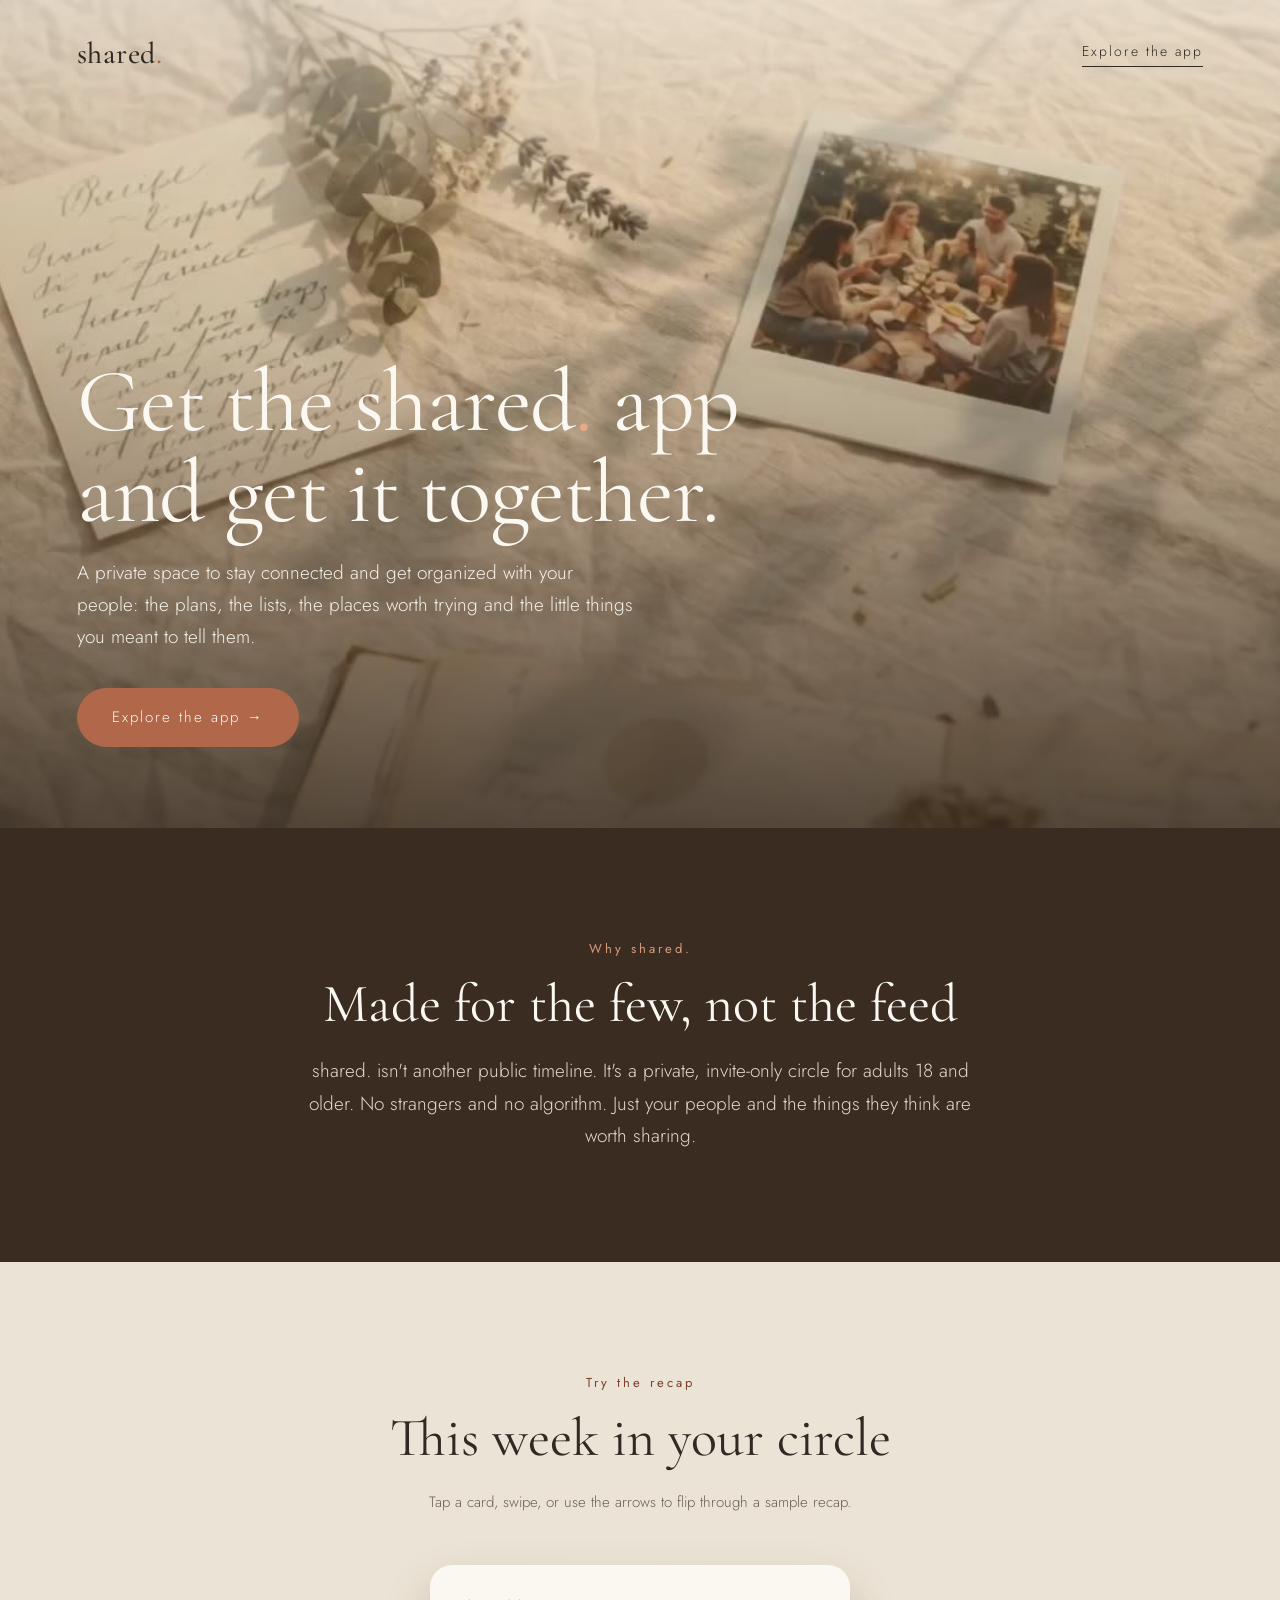
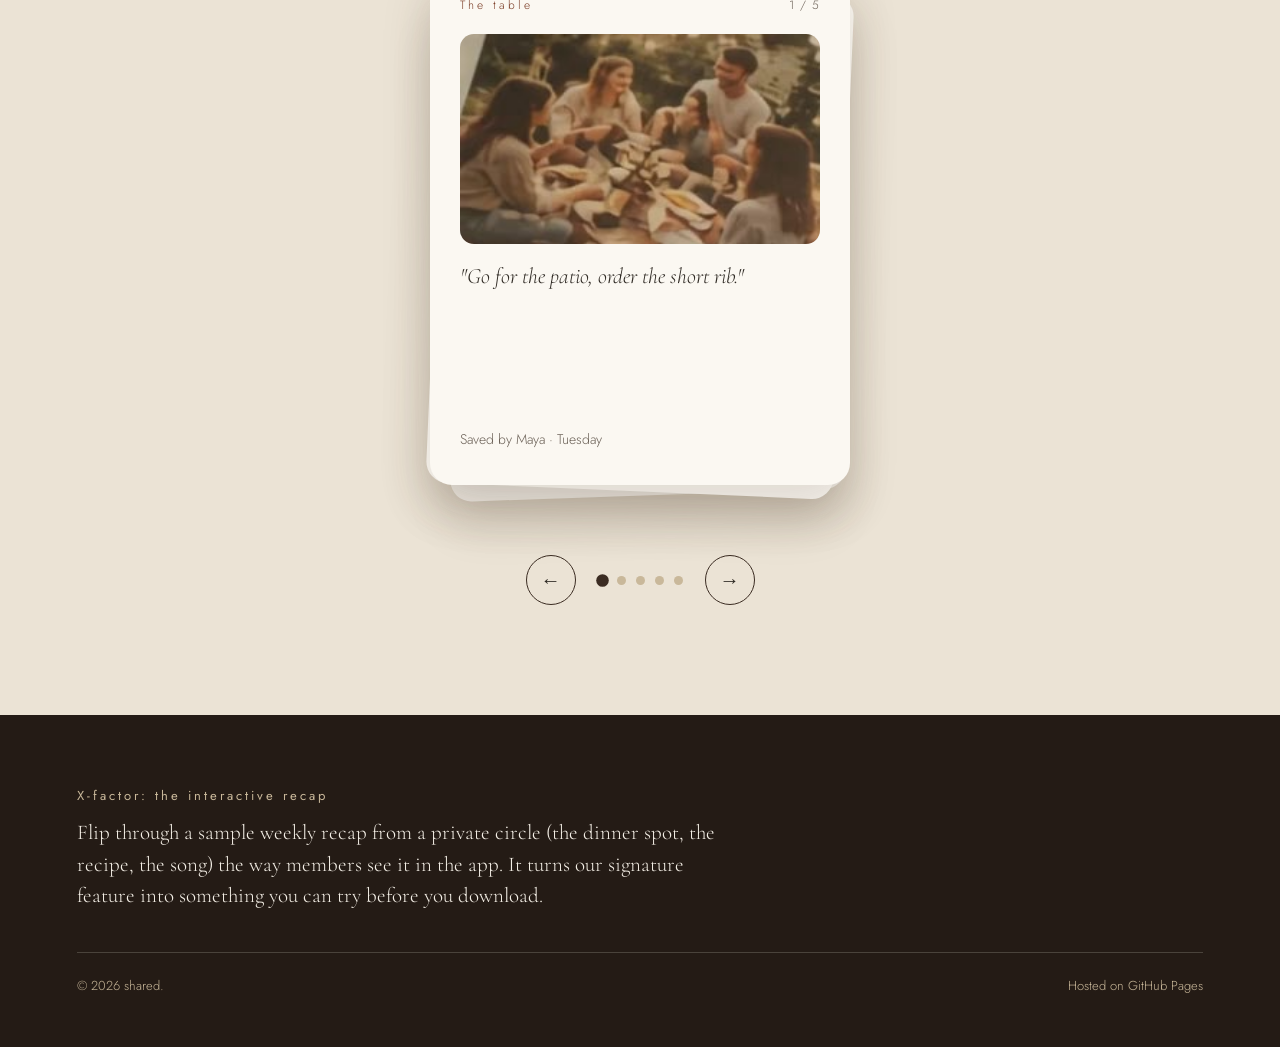
<file: index.html>
<!DOCTYPE html>
<html lang="en">
<head>
  <meta charset="UTF-8">
  <meta name="viewport" content="width=device-width, initial-scale=1.0">
  <title>shared. | Get the shared. app and get it together.</title>
  <meta name="description" content="shared. is a private, invite-only space to stay connected and get organized with your people.">
  <link rel="preconnect" href="https://fonts.googleapis.com">
  <link rel="preconnect" href="https://fonts.gstatic.com" crossorigin>
  <link href="https://fonts.googleapis.com/css2?family=Cormorant+Garamond:ital,wght@0,400;0,500;1,400&family=Jost:wght@300;400&display=swap" rel="stylesheet">
  <link rel="stylesheet" href="style.css">
</head>
<body>

  <nav class="nav">
    <a href="index.html" class="wordmark">shared<span>.</span></a>
    <a href="features.html" class="nav-link">Explore the app</a>
  </nav>

  <!-- AI-generated video: auto-plays on a loop -->
  <header class="hero">
    <video id="hero-video" src="video.mp4" poster="img/poster.jpg" autoplay muted loop playsinline preload="auto"></video>
    <div class="hero-copy">
      <h1>Get the shared<span class="dot">.</span> app<br>and get it together.</h1>
      <p>A private space to stay connected and get organized with your people: the plans, the lists, the places worth trying and the little things you meant to tell them.</p>
      <a href="features.html" class="btn">Explore the app &rarr;</a>
    </div>
  </header>

  <section class="dark">
    <div class="narrow reveal">
      <span class="eyebrow">Why shared.</span>
      <h2>Made for the few, not the feed</h2>
      <p class="lede">shared. isn't another public timeline. It's a private, invite-only circle for adults 18 and older. No strangers and no algorithm. Just your people and the things they think are worth sharing.</p>
    </div>
  </section>

  <!-- X-factor: interactive recap demo -->
  <section class="recap-demo" id="recap">
    <span class="eyebrow">Try the recap</span>
    <h2>This week in your circle</h2>
    <p class="hint">Tap a card, swipe, or use the arrows to flip through a sample recap.</p>

    <div class="deck" id="deck">
      <article class="card">
        <div class="tag">The table <em>1 / 5</em></div>
        <div class="photo"><img src="img/table.jpg" alt="friends sharing dinner outdoors"></div>
        <p class="note">"Go for the patio, order the short rib."</p>
        <p class="by">Saved by Maya &middot; Tuesday</p>
      </article>

      <article class="card">
        <div class="tag">The recipe <em>2 / 5</em></div>
        <div class="photo"><img src="img/recipe.jpg" alt="an open, handwritten recipe book"></div>
        <h4>Grandma's lemon cake</h4>
        <p class="by">Tried by Jordan &middot; "Made it twice. No regrets."</p>
      </article>

      <article class="card">
        <div class="tag">The moment <em>3 / 5</em></div>
        <div class="song">
          <div class="play"><svg width="16" height="18" viewBox="0 0 16 18" aria-hidden="true"><path d="M1 1l14 8-14 8z" fill="#fbf8f2"/></svg></div>
          <div class="bars"><i></i><i></i><i></i><i></i><i></i><i></i><i></i><i></i><i></i><i></i><i></i><i></i></div>
        </div>
        <p class="note">"This song came on and reminded me of a story I have to tell you..."</p>
        <p class="by">Shared by Elle &middot; Thursday night</p>
      </article>

      <article class="card">
        <div class="tag">The things you forgot <em>4 / 5</em></div>
        <h4>Almost forgot&hellip;</h4>
        <p class="note">"The bakery on Lovers Lane finally reopened. Saturday?"</p>
        <p class="by">Added by Sam &middot; 3 replies</p>
      </article>

      <article class="card">
        <div class="tag">The week, recapped <em>5 / 5</em></div>
        <h4>Your week, together</h4>
        <div class="stats">
          <div class="stat"><b>4</b><span>Places saved</span></div>
          <div class="stat"><b>2</b><span>Recipes tried</span></div>
          <div class="stat"><b>1</b><span>Night out planned</span></div>
        </div>
        <p class="by">See you next week.</p>
      </article>
    </div>

    <div class="deck-controls">
      <button class="arrow" id="prev" aria-label="previous card">&larr;</button>
      <div class="dots" id="dots"></div>
      <button class="arrow" id="next" aria-label="next card">&rarr;</button>
    </div>
  </section>

  <footer>
    <div class="xfactor">
      <h5>X-factor: the interactive recap</h5>
      <p>Flip through a sample weekly recap from a private circle (the dinner spot, the recipe, the song) the way members see it in the app. It turns our signature feature into something you can try before you download.</p>
    </div>
    <div class="fine">
      <span>&copy; 2026 shared.</span>
      <span>Hosted on GitHub Pages</span>
    </div>
  </footer>

  <script>
    // make sure the video starts even if a browser hesitates on autoplay
    const v = document.getElementById('hero-video');
    v.muted = true;
    const tryPlay = () => v.play().catch(() => {});
    tryPlay();
    document.addEventListener('visibilitychange', () => { if (!document.hidden) tryPlay(); });

    // recap deck
    const cards = [...document.querySelectorAll('.card')];
    const dotsWrap = document.getElementById('dots');
    let order = cards.map((_, i) => i);
    let busy = false;

    cards.forEach((_, i) => {
      const b = document.createElement('button');
      b.setAttribute('aria-label', 'card ' + (i + 1));
      b.addEventListener('click', () => goTo(i));
      dotsWrap.appendChild(b);
    });

    function render() {
      order.forEach((cardIndex, pos) => cards[cardIndex].dataset.pos = pos);
      [...dotsWrap.children].forEach((d, i) => d.classList.toggle('active', i === order[0]));
    }

    function next() {
      if (busy) return; busy = true;
      const top = cards[order[0]];
      top.classList.add('leaving');
      setTimeout(() => {
        order.push(order.shift());
        top.classList.remove('leaving');
        render(); busy = false;
      }, 380);
    }

    function prev() {
      if (busy) return; busy = true;
      order.unshift(order.pop());
      const incoming = cards[order[0]];
      incoming.classList.add('returning');
      render();
      requestAnimationFrame(() => requestAnimationFrame(() => {
        incoming.classList.remove('returning');
        setTimeout(() => busy = false, 400);
      }));
    }

    function goTo(i) {
      while (order[0] !== i) order.push(order.shift());
      render();
    }

    cards.forEach(c => c.addEventListener('click', next));
    document.getElementById('next').addEventListener('click', next);
    document.getElementById('prev').addEventListener('click', prev);
    document.addEventListener('keydown', e => {
      if (e.key === 'ArrowRight') next();
      if (e.key === 'ArrowLeft') prev();
    });

    let startX = null;
    const deck = document.getElementById('deck');
    deck.addEventListener('touchstart', e => startX = e.touches[0].clientX, { passive: true });
    deck.addEventListener('touchend', e => {
      if (startX === null) return;
      const dx = e.changedTouches[0].clientX - startX;
      if (Math.abs(dx) > 40) { e.preventDefault(); dx < 0 ? next() : prev(); }
      startX = null;
    });

    render();

    // gentle fade-in on scroll
    const io = new IntersectionObserver(entries => entries.forEach(en => {
      if (en.isIntersecting) { en.target.classList.add('in'); io.unobserve(en.target); }
    }), { threshold: .2 });
    document.querySelectorAll('.reveal').forEach(el => io.observe(el));
  </script>

  <!-- Chatling chatbot -->
  <script> window.chtlConfig = { chatbotId: "1721572942" } </script>
  <script async data-id="1721572942" id="chtl-script" type="text/javascript" src="https://chatling.ai/js/embed.js"></script>
</body>
</html>
</file>
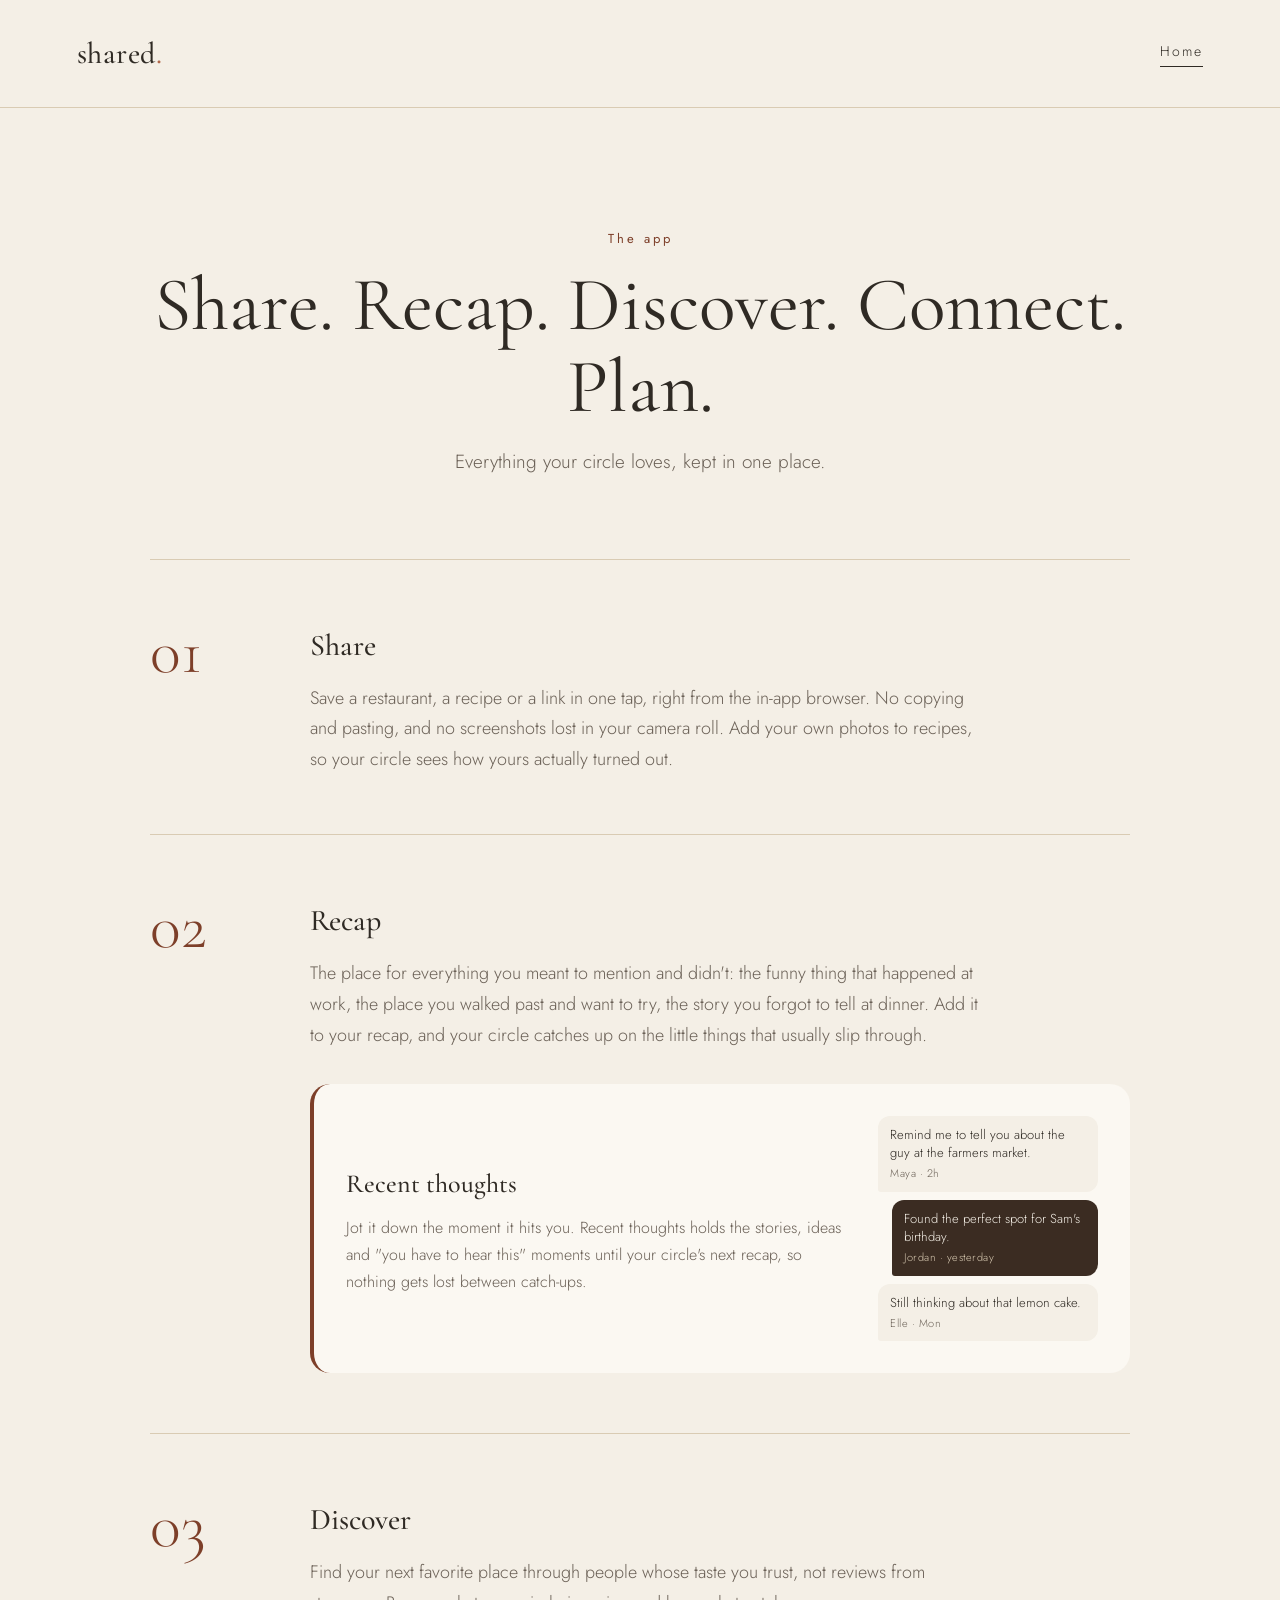
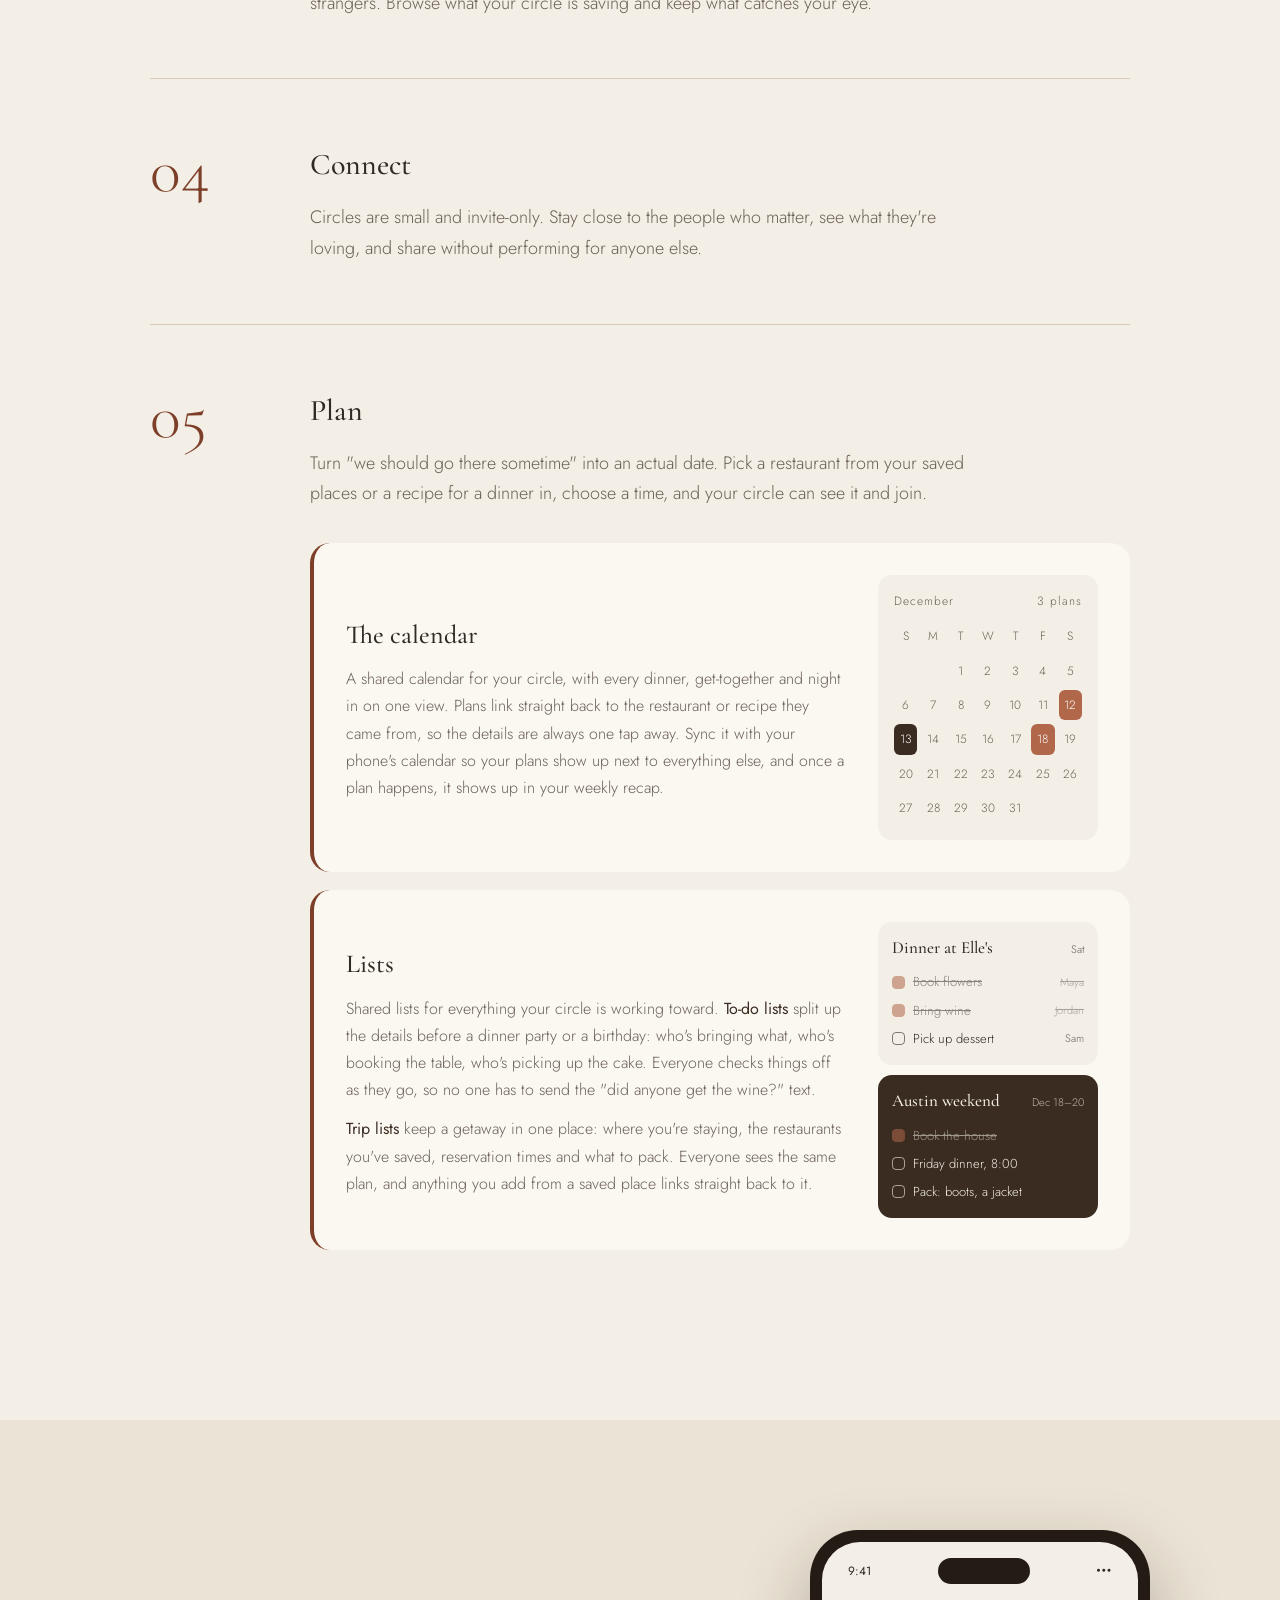
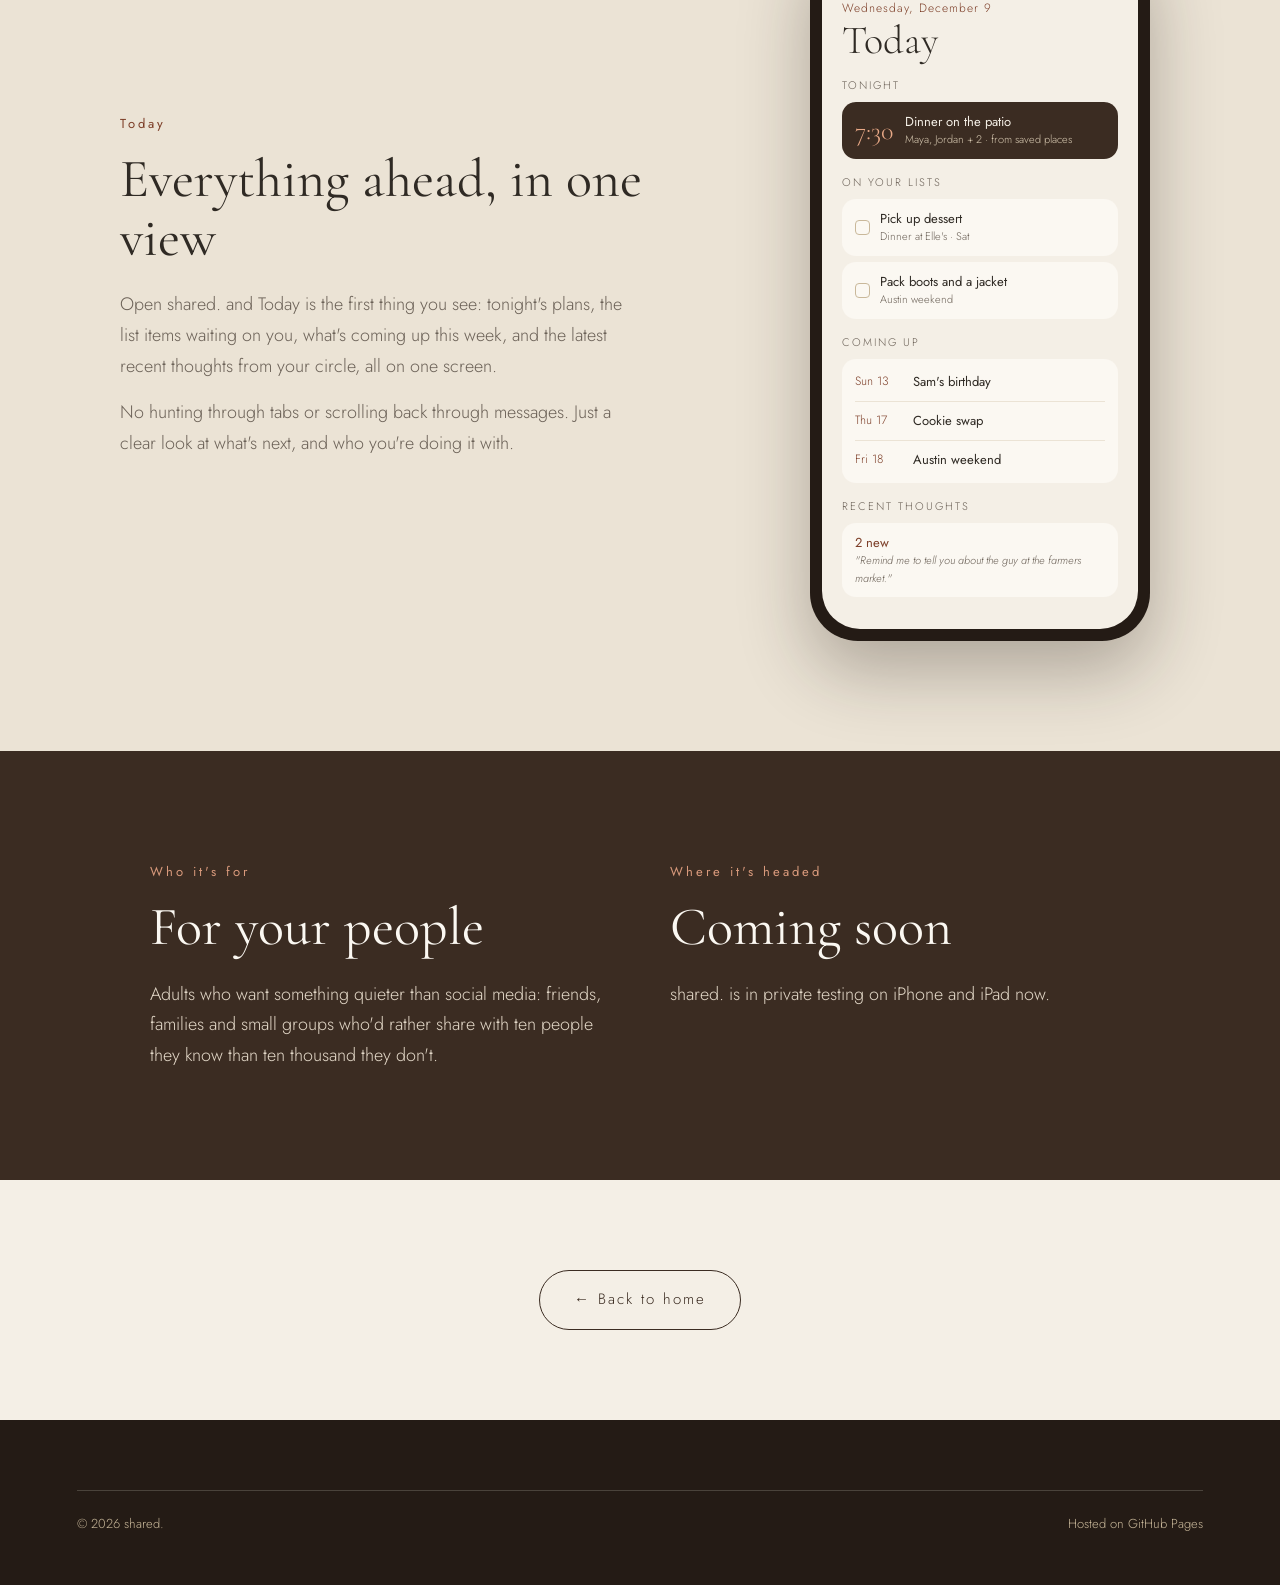
<file: features.html>
<!DOCTYPE html>
<html lang="en">
<head>
  <meta charset="UTF-8">
  <meta name="viewport" content="width=device-width, initial-scale=1.0">
  <title>shared. | The app</title>
  <meta name="description" content="Share, recap, discover, connect and plan with the people you trust most.">
  <link rel="preconnect" href="https://fonts.googleapis.com">
  <link rel="preconnect" href="https://fonts.gstatic.com" crossorigin>
  <link href="https://fonts.googleapis.com/css2?family=Cormorant+Garamond:ital,wght@0,400;0,500;1,400&family=Jost:wght@300;400&display=swap" rel="stylesheet">
  <link rel="stylesheet" href="style.css">
</head>
<body>

  <nav class="nav solid">
    <a href="index.html" class="wordmark">shared<span>.</span></a>
    <a href="index.html" class="nav-link">Home</a>
  </nav>

  <header class="page-hero">
    <span class="eyebrow">The app</span>
    <h1>Share. Recap. Discover. Connect. Plan.</h1>
    <p class="lede">Everything your circle loves, kept in one place.</p>
  </header>

  <section class="features-wrap">
    <div class="feature reveal">
      <div class="num">01</div>
      <div>
        <h3>Share</h3>
        <p>Save a restaurant, a recipe or a link in one tap, right from the in-app browser. No copying and pasting, and no screenshots lost in your camera roll. Add your own photos to recipes, so your circle sees how yours actually turned out.</p>
      </div>
    </div>

    <div class="feature reveal">
      <div class="num">02</div>
      <div>
        <h3>Recap</h3>
        <p>The place for everything you meant to mention and didn't: the funny thing that happened at work, the place you walked past and want to try, the story you forgot to tell at dinner. Add it to your recap, and your circle catches up on the little things that usually slip through.</p>

        <div class="subfeature">
          <div>
            <h4>Recent thoughts</h4>
            <p>Jot it down the moment it hits you. Recent thoughts holds the stories, ideas and "you have to hear this" moments until your circle's next recap, so nothing gets lost between catch-ups.</p>
          </div>
          <div class="thoughts" aria-hidden="true">
            <div class="thought"><span>Remind me to tell you about the guy at the farmers market.</span><em>Maya &middot; 2h</em></div>
            <div class="thought"><span>Found the perfect spot for Sam's birthday.</span><em>Jordan &middot; yesterday</em></div>
            <div class="thought"><span>Still thinking about that lemon cake.</span><em>Elle &middot; Mon</em></div>
          </div>
        </div>
      </div>
    </div>

    <div class="feature reveal">
      <div class="num">03</div>
      <div>
        <h3>Discover</h3>
        <p>Find your next favorite place through people whose taste you trust, not reviews from strangers. Browse what your circle is saving and keep what catches your eye.</p>
      </div>
    </div>

    <div class="feature reveal">
      <div class="num">04</div>
      <div>
        <h3>Connect</h3>
        <p>Circles are small and invite-only. Stay close to the people who matter, see what they're loving, and share without performing for anyone else.</p>
      </div>
    </div>

    <div class="feature reveal">
      <div class="num">05</div>
      <div>
        <h3>Plan</h3>
        <p>Turn "we should go there sometime" into an actual date. Pick a restaurant from your saved places or a recipe for a dinner in, choose a time, and your circle can see it and join.</p>

        <div class="subfeature">
          <div>
            <h4>The calendar</h4>
            <p>A shared calendar for your circle, with every dinner, get-together and night in on one view. Plans link straight back to the restaurant or recipe they came from, so the details are always one tap away. Sync it with your phone's calendar so your plans show up next to everything else, and once a plan happens, it shows up in your weekly recap.</p>
          </div>
          <div class="mini-cal" aria-hidden="true">
            <div class="mhead"><span>December</span><span>3 plans</span></div>
            <div class="grid">
              <span>S</span><span>M</span><span>T</span><span>W</span><span>T</span><span>F</span><span>S</span><span></span><span></span><span>1</span><span>2</span><span>3</span><span>4</span><span>5</span><span>6</span><span>7</span><span>8</span><span>9</span><span>10</span><span>11</span><span class="ev2">12</span><span class="ev">13</span><span>14</span><span>15</span><span>16</span><span>17</span><span class="ev2">18</span><span>19</span><span>20</span><span>21</span><span>22</span><span>23</span><span>24</span><span>25</span><span>26</span><span>27</span><span>28</span><span>29</span><span>30</span><span>31</span>
            </div>
          </div>
        </div>

        <div class="subfeature">
          <div>
            <h4>Lists</h4>
            <p>Shared lists for everything your circle is working toward. <strong>To-do lists</strong> split up the details before a dinner party or a birthday: who's bringing what, who's booking the table, who's picking up the cake. Everyone checks things off as they go, so no one has to send the "did anyone get the wine?" text.</p>
            <p><strong>Trip lists</strong> keep a getaway in one place: where you're staying, the restaurants you've saved, reservation times and what to pack. Everyone sees the same plan, and anything you add from a saved place links straight back to it.</p>
          </div>
          <div class="lists" aria-hidden="true">
            <div class="list-card">
              <div class="lhead"><b>Dinner at Elle's</b><span>Sat</span></div>
              <div class="item done"><i></i>Book flowers <em>Maya</em></div>
              <div class="item done"><i></i>Bring wine <em>Jordan</em></div>
              <div class="item"><i></i>Pick up dessert <em>Sam</em></div>
            </div>
            <div class="list-card trip">
              <div class="lhead"><b>Austin weekend</b><span>Dec 18&ndash;20</span></div>
              <div class="item done"><i></i>Book the house</div>
              <div class="item"><i></i>Friday dinner, 8:00</div>
              <div class="item"><i></i>Pack: boots, a jacket</div>
            </div>
          </div>
        </div>
      </div>
    </div>
  </section>

  <!-- Today view showcase -->
  <section class="today-band">
    <div class="today-wrap">
      <div class="today-copy reveal">
        <span class="eyebrow">Today</span>
        <h2>Everything ahead, in one view</h2>
        <p>Open shared. and Today is the first thing you see: tonight's plans, the list items waiting on you, what's coming up this week, and the latest recent thoughts from your circle, all on one screen.</p>
        <p>No hunting through tabs or scrolling back through messages. Just a clear look at what's next, and who you're doing it with.</p>
      </div>
      <div class="phone reveal" aria-hidden="true">
        <div class="screen">
          <div class="status"><span>9:41</span><span class="notch"></span><span>&#9679;&#9679;&#9679;</span></div>
          <div class="t-date">Wednesday, December 9</div>
          <div class="t-title">Today</div>

          <div class="t-label">Tonight</div>
          <div class="t-card hero-plan">
            <div class="t-time">7:30</div>
            <div><b>Dinner on the patio</b><small>Maya, Jordan + 2 &middot; from saved places</small></div>
          </div>

          <div class="t-label">On your lists</div>
          <div class="t-card row"><i class="box"></i><div><b>Pick up dessert</b><small>Dinner at Elle's &middot; Sat</small></div></div>
          <div class="t-card row"><i class="box"></i><div><b>Pack boots and a jacket</b><small>Austin weekend</small></div></div>

          <div class="t-label">Coming up</div>
          <div class="t-up">
            <div><span>Sun 13</span><b>Sam's birthday</b></div>
            <div><span>Thu 17</span><b>Cookie swap</b></div>
            <div><span>Fri 18</span><b>Austin weekend</b></div>
          </div>

          <div class="t-label">Recent thoughts</div>
          <div class="t-card thought-mini"><b>2 new</b><small>"Remind me to tell you about the guy at the farmers market."</small></div>
        </div>
      </div>
    </div>
  </section>

  <section class="dark">
    <div class="two-col">
      <div class="reveal">
        <span class="eyebrow">Who it's for</span>
        <h2>For your people</h2>
        <p>Adults who want something quieter than social media: friends, families and small groups who'd rather share with ten people they know than ten thousand they don't.</p>
      </div>
      <div class="reveal">
        <span class="eyebrow">Where it's headed</span>
        <h2>Coming soon</h2>
        <p>shared. is in private testing on iPhone and iPad now.</p>
      </div>
    </div>
  </section>

  <div class="back">
    <a href="index.html" class="btn ghost">&larr; Back to home</a>
  </div>

  <footer>
    <div class="fine">
      <span>&copy; 2026 shared.</span>
      <span>Hosted on GitHub Pages</span>
    </div>
  </footer>

  <script>
    const io = new IntersectionObserver(entries => entries.forEach(en => {
      if (en.isIntersecting) { en.target.classList.add('in'); io.unobserve(en.target); }
    }), { threshold: .15 });
    document.querySelectorAll('.reveal').forEach(el => io.observe(el));
  </script>

  <!-- Chatling chatbot -->
  <script> window.chtlConfig = { chatbotId: "1721572942" } </script>
  <script async data-id="1721572942" id="chtl-script" type="text/javascript" src="https://chatling.ai/js/embed.js"></script>
</body>
</html>
</file>
<file: style.css>
/* shared. — linen */
:root {
  --linen: #f4efe6;
  --linen-deep: #ebe3d5;
  --sand: #d9cbb3;
  --oat: #c9b89a;
  --ink: #2f2a24;
  --ink-soft: #6b6157;
  --terracotta: #b0674a;
  --terracotta-deep: #94533a;
  --card: #fbf8f2;
  --espresso: #3b2c22;
  --espresso-deep: #241b15;
  --rust: #7d3f29;
  --olive: #4f4a35;
  --serif: "Cormorant Garamond", Georgia, serif;
  --sans: "Jost", "Helvetica Neue", Arial, sans-serif;
}

* { box-sizing: border-box; margin: 0; padding: 0; }
html { scroll-behavior: smooth; }
body {
  background: var(--linen);
  color: var(--ink);
  font-family: var(--sans);
  font-weight: 300;
  font-size: 17px;
  line-height: 1.7;
  -webkit-font-smoothing: antialiased;
}
img { display: block; max-width: 100%; }
a { color: inherit; }

/* ---------- nav ---------- */
.nav {
  position: absolute; top: 0; left: 0; right: 0; z-index: 10;
  display: flex; justify-content: space-between; align-items: center;
  padding: 28px 6vw;
}
.nav.solid { position: static; border-bottom: 1px solid var(--sand); }
.wordmark {
  font-family: var(--serif); font-size: 30px; font-weight: 500;
  letter-spacing: .5px; text-decoration: none;
}
.wordmark span { color: var(--terracotta); }
.nav.solid { background: var(--linen); }
.nav-link {
  font-size: 14px; letter-spacing: 2px;
  text-decoration: none; border-bottom: 1px solid currentColor; padding-bottom: 2px;
}

/* ---------- hero video ---------- */
.hero {
  position: relative; height: 92vh; min-height: 560px; overflow: hidden;
  display: flex; align-items: flex-end;
}
.hero video {
  position: absolute; inset: 0; width: 100%; height: 100%; object-fit: cover;
}
.hero::after {
  content: ""; position: absolute; inset: 0;
  background: linear-gradient(180deg, rgba(244,239,230,.55) 0%, rgba(244,239,230,0) 28%,
              rgba(36,27,21,.05) 40%, rgba(36,27,21,.72) 100%);
}
.hero-copy {
  position: relative; z-index: 2; color: #fbf8f2;
  padding: 0 6vw 9vh; max-width: 900px;
}
.hero h1 {
  font-family: var(--serif); font-weight: 400; font-size: clamp(44px, 7vw, 92px);
  line-height: 1.02; letter-spacing: -1px; margin-bottom: 18px;
}
.hero p { font-size: 19px; max-width: 560px; margin-bottom: 34px; opacity: .95; }

/* ---------- buttons ---------- */
.btn {
  display: inline-block; text-decoration: none; cursor: pointer;
  font-family: var(--sans); font-size: 15px; letter-spacing: 2px;
  padding: 16px 34px; border-radius: 999px; border: 1px solid var(--terracotta);
  background: var(--terracotta); color: #fbf8f2;
  transition: background .25s, transform .25s;
}
.btn:hover { background: var(--rust); border-color: var(--rust); transform: translateY(-2px); }
.btn.ghost { background: transparent; color: var(--espresso); border-color: var(--espresso); }
.btn.ghost:hover { background: var(--espresso); color: var(--linen); }

/* ---------- sections ---------- */
section { padding: 110px 6vw; }
.eyebrow {
  font-size: 13px; letter-spacing: 3px; color: var(--rust); font-weight: 400;
  margin-bottom: 14px; display: block;
}
h2 {
  font-family: var(--serif); font-weight: 400; font-size: clamp(34px, 4.5vw, 54px);
  line-height: 1.1; margin-bottom: 22px;
}
h3 { font-family: var(--serif); font-weight: 500; font-size: 30px; margin-bottom: 12px; }
.narrow { max-width: 680px; margin: 0 auto; text-align: center; }
.lede { font-size: 19px; color: var(--ink-soft); }

/* ---------- recap demo (x-factor) ---------- */
.recap-demo { background: var(--linen-deep); text-align: center; }
.recap-demo .hint { color: var(--ink-soft); font-size: 15px; margin-bottom: 50px; }
.deck {
  position: relative; width: min(420px, 88vw); height: 520px; margin: 0 auto;
  perspective: 1400px;
}
.card {
  position: absolute; inset: 0; background: var(--card); border-radius: 22px;
  box-shadow: 0 22px 50px rgba(73, 58, 40, .16); padding: 30px 30px 34px;
  text-align: left; display: flex; flex-direction: column; cursor: pointer;
  transition: transform .6s cubic-bezier(.2,.8,.2,1), opacity .6s;
  user-select: none;
}
.card .tag {
  font-size: 12px; letter-spacing: 3px; color: var(--rust);
  display: flex; justify-content: space-between; margin-bottom: 18px;
}
.card .tag em { font-style: normal; color: var(--ink-soft); letter-spacing: 1px; }
.card h4 { font-family: var(--serif); font-weight: 500; font-size: 32px; line-height: 1.1; margin-bottom: 16px; }
.card .photo { border-radius: 14px; overflow: hidden; height: 210px; margin-bottom: 18px; }
.card .photo img { width: 100%; height: 100%; object-fit: cover; }
.card .note { font-family: var(--serif); font-style: italic; font-size: 22px; line-height: 1.35; }
.card .by { margin-top: auto; font-size: 14px; color: var(--ink-soft); }
.card .song {
  display: flex; align-items: center; gap: 14px; background: var(--linen);
  border-radius: 14px; padding: 16px; margin: 6px 0 22px;
}
.song .play {
  width: 46px; height: 46px; border-radius: 50%; background: var(--espresso);
  display: grid; place-items: center; flex-shrink: 0;
}
.song .bars { flex: 1; display: flex; align-items: flex-end; gap: 3px; height: 30px; }
.song .bars i {
  flex: 1; background: var(--oat); border-radius: 2px; height: 30%;
  animation: eq 1.1s ease-in-out infinite;
}
.song .bars i:nth-child(odd) { animation-delay: -.4s; }
.song .bars i:nth-child(3n) { animation-delay: -.7s; }
@keyframes eq { 0%,100% { height: 25%; } 50% { height: 95%; } }
.stats { display: grid; gap: 14px; margin: 8px 0 20px; }
.stat { display: flex; align-items: baseline; gap: 14px; border-bottom: 1px solid var(--sand); padding-bottom: 12px; }
.stat b { font-family: var(--serif); font-weight: 500; font-size: 46px; color: var(--rust); line-height: 1; min-width: 40px; }
.forgot-list { list-style: none; margin: 4px 0 20px; }
.forgot-list li { padding: 12px 0; border-bottom: 1px dashed var(--sand); font-size: 16px; }

/* card stack positions */
.card[data-pos="0"] { transform: translateY(0) rotate(0); z-index: 5; opacity: 1; }
.card[data-pos="1"] { transform: translateY(14px) rotate(2.5deg) scale(.97); z-index: 4; opacity: 1; }
.card[data-pos="2"] { transform: translateY(26px) rotate(-2deg) scale(.94); z-index: 3; opacity: .9; }
.card[data-pos="3"], .card[data-pos="4"] { transform: translateY(36px) scale(.9); z-index: 1; opacity: 0; }
.card.leaving { transform: translateX(120%) rotate(14deg) !important; opacity: 0 !important; z-index: 6 !important; }
.card.returning { transform: translateX(-120%) rotate(-14deg) !important; opacity: 0 !important; z-index: 6 !important; }

.deck-controls { display: flex; justify-content: center; align-items: center; gap: 22px; margin-top: 70px; }
.arrow {
  width: 50px; height: 50px; border-radius: 50%; border: 1px solid var(--espresso);
  background: transparent; cursor: pointer; font-size: 20px; color: var(--ink);
  transition: background .2s, color .2s;
}
.arrow:hover { background: var(--espresso); color: var(--linen); }
.dots { display: flex; gap: 10px; }
.dots button {
  width: 9px; height: 9px; border-radius: 50%; border: none; background: var(--oat);
  cursor: pointer; transition: transform .2s, background .2s; padding: 0;
}
.dots button.active { background: var(--espresso); transform: scale(1.4); }

/* ---------- features page ---------- */
.page-hero { padding: 120px 6vw 80px; text-align: center; }
.page-hero h1 {
  font-family: var(--serif); font-weight: 400; font-size: clamp(38px, 6vw, 76px);
  line-height: 1.08; margin-bottom: 18px;
}
.feature {
  display: grid; grid-template-columns: 120px 1fr; gap: 40px;
  max-width: 980px; margin: 0 auto; padding: 60px 0; border-top: 1px solid var(--sand);
}
.feature .num { font-family: var(--serif); font-size: 64px; color: var(--rust); line-height: 1; }
.feature p { color: var(--ink-soft); font-size: 18px; max-width: 680px; }
.feature p + p { margin-top: 16px; }
.subfeature {
  margin-top: 34px; background: var(--card); border-left: 4px solid var(--rust); border-radius: 20px; padding: 32px;
  display: grid; grid-template-columns: 1fr 220px; gap: 30px; align-items: center;
}
.subfeature h4 { font-family: var(--serif); font-weight: 500; font-size: 26px; margin-bottom: 8px; }
.subfeature p { font-size: 16px; }
.mini-cal { background: var(--linen); border-radius: 14px; padding: 16px; font-size: 12px; }
.mini-cal .mhead { display: flex; justify-content: space-between; margin-bottom: 10px; color: var(--ink-soft); letter-spacing: 1px; }
.mini-cal .grid { display: grid; grid-template-columns: repeat(7, 1fr); gap: 4px; text-align: center; }
.mini-cal .grid span { padding: 5px 0; border-radius: 6px; color: var(--ink-soft); }
.mini-cal .grid .ev { background: var(--espresso); color: #fff; }
.mini-cal .grid .ev2 { background: var(--terracotta); color: #fff; }
.features-wrap { padding-top: 0; }
.band { background: var(--linen-deep); }
.two-col { display: grid; grid-template-columns: 1fr 1fr; gap: 60px; max-width: 980px; margin: 0 auto; }
.two-col p { color: var(--ink-soft); font-size: 18px; }
.back { text-align: center; padding: 90px 6vw; }

/* ---------- footer ---------- */
footer { background: var(--espresso-deep); color: var(--linen); padding: 70px 6vw 50px; }
.xfactor { max-width: 640px; margin-bottom: 40px; }
.xfactor h5 {
  font-size: 13px; letter-spacing: 3px; color: var(--oat);
  font-weight: 400; margin-bottom: 10px;
}
.xfactor p { font-family: var(--serif); font-size: 21px; line-height: 1.5; }
.fine { display: flex; justify-content: space-between; flex-wrap: wrap; gap: 10px; font-size: 13px; color: var(--oat); border-top: 1px solid #4a433b; padding-top: 22px; }

/* ---------- motion & responsive ---------- */
.reveal { opacity: 0; transform: translateY(24px); transition: opacity .9s, transform .9s; }
.reveal.in { opacity: 1; transform: none; }
@media (max-width: 760px) {
  section { padding: 80px 7vw; }
  .feature { grid-template-columns: 1fr; gap: 10px; padding: 46px 0; }
  .feature .num { font-size: 44px; }
  .subfeature, .two-col { grid-template-columns: 1fr; }
  .deck { height: 540px; }
  .hero { height: 88vh; }
}
@media (prefers-reduced-motion: reduce) {
  .reveal { opacity: 1; transform: none; }
  .song .bars i { animation: none; height: 60%; }
}

/* ---------- dark accent bands ---------- */
.dark { background: var(--espresso); color: var(--linen); }
.dark .eyebrow { color: #d99a7c; }
.dark .lede, .dark p { color: #e3d8c8; }
.dark h2 { color: #fbf8f2; }
.olive { background: var(--olive); }

/* recent thoughts visual */
.thoughts { display: grid; gap: 8px; }
.thought {
  background: var(--linen); border-radius: 12px 12px 12px 3px; padding: 10px 12px;
  font-size: 13px; line-height: 1.4; color: var(--ink);
}
.thought:nth-child(2) { margin-left: 14px; background: var(--espresso); color: var(--linen); }
.thought:nth-child(2) em { color: #d9cbb3; }
.thought em { display: block; font-style: normal; font-size: 11px; color: var(--ink-soft); margin-top: 4px; letter-spacing: .5px; }

/* lists visual */
.subfeature + .subfeature { margin-top: 18px; }
.subfeature p + p { margin-top: 12px; }
.subfeature strong { font-weight: 400; color: var(--espresso); }
.lists { display: grid; gap: 10px; }
.list-card { background: var(--linen); border-radius: 14px; padding: 12px 14px; font-size: 13px; }
.list-card.trip { background: var(--espresso); color: var(--linen); }
.lhead { display: flex; justify-content: space-between; align-items: baseline; margin-bottom: 6px; }
.lhead b { font-family: var(--serif); font-weight: 500; font-size: 17px; }
.lhead span { font-size: 11px; opacity: .7; }
.item { display: flex; align-items: center; gap: 8px; padding: 3px 0; }
.item i { width: 13px; height: 13px; border: 1.5px solid currentColor; border-radius: 4px; flex-shrink: 0; opacity: .6; }
.item.done { opacity: .55; text-decoration: line-through; }
.item.done i { background: var(--terracotta); border-color: var(--terracotta); opacity: 1; }
.item em { margin-left: auto; font-style: normal; font-size: 11px; opacity: .7; text-decoration: none; }

/* today view showcase */
.today-band { background: var(--linen-deep); }
.today-wrap {
  max-width: 1040px; margin: 0 auto; display: grid; grid-template-columns: 1fr 360px;
  gap: 70px; align-items: center;
}
.today-copy p { color: var(--ink-soft); font-size: 18px; max-width: 520px; }
.today-copy p + p { margin-top: 16px; }
.phone {
  width: 340px; background: var(--espresso-deep); border-radius: 48px; padding: 12px;
  box-shadow: 0 30px 70px rgba(36, 27, 21, .3); justify-self: center;
}
.screen { background: var(--linen); border-radius: 38px; padding: 14px 20px 26px; min-height: 640px; }
.status { display: flex; justify-content: space-between; align-items: center; font-size: 12px; color: var(--ink); font-weight: 400; padding: 2px 6px 14px; }
.status .notch { width: 92px; height: 26px; background: var(--espresso-deep); border-radius: 20px; }
.status span:last-child { letter-spacing: 1px; font-size: 7px; }
.t-date { font-size: 12px; color: var(--rust); letter-spacing: 1px; }
.t-title { font-family: var(--serif); font-size: 40px; line-height: 1.1; margin-bottom: 14px; }
.t-label { font-size: 11px; letter-spacing: 2px; color: var(--ink-soft); margin: 14px 0 7px; text-transform: uppercase; }
.t-card { background: var(--card); border-radius: 14px; padding: 11px 13px; margin-bottom: 6px; font-size: 13px; line-height: 1.35; }
.t-card b { font-weight: 400; display: block; }
.t-card small { font-size: 11px; color: var(--ink-soft); }
.hero-plan { display: flex; gap: 12px; align-items: center; background: var(--espresso); color: var(--linen); }
.hero-plan small { color: #d9cbb3; }
.t-time { font-family: var(--serif); font-size: 26px; color: #e9a987; }
.t-card.row { display: flex; gap: 10px; align-items: center; }
.box { width: 15px; height: 15px; border: 1.5px solid var(--oat); border-radius: 4px; flex-shrink: 0; }
.t-up { background: var(--card); border-radius: 14px; padding: 4px 13px; }
.t-up div { display: flex; gap: 12px; padding: 8px 0; font-size: 13px; border-bottom: 1px solid var(--linen-deep); }
.t-up div:last-child { border-bottom: none; }
.t-up span { color: var(--rust); min-width: 46px; font-size: 12px; }
.t-up b { font-weight: 400; }
.thought-mini b { color: var(--rust); }
.thought-mini small { font-style: italic; }
@media (max-width: 860px) {
  .today-wrap { grid-template-columns: 1fr; gap: 50px; }
  .phone { width: min(340px, 86vw); }
}

.hero h1 .dot { color: #e9a987; }
</file>
